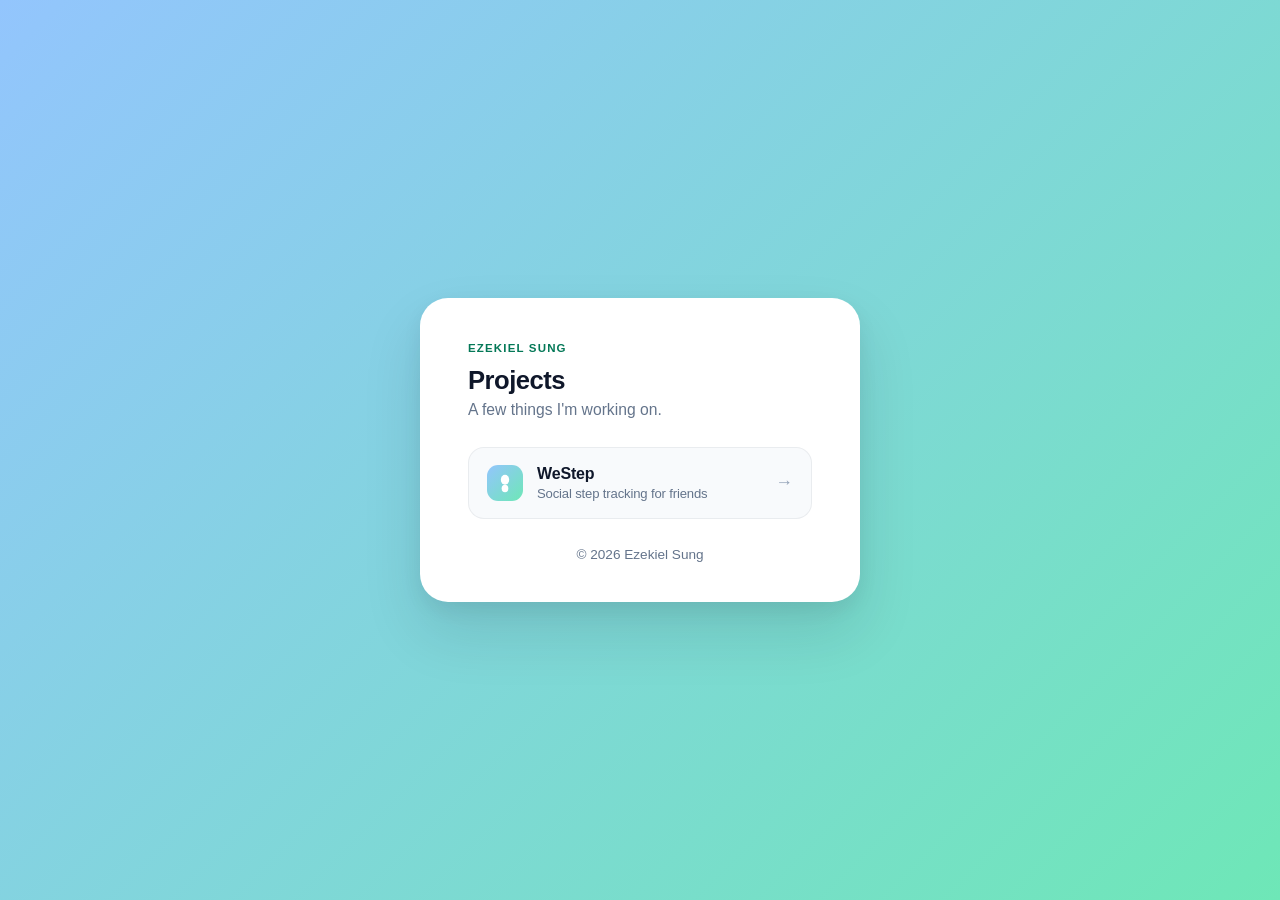
<file: index.html>
<!DOCTYPE html>
<html lang="en">
<head>
  <meta charset="UTF-8" />
  <meta name="viewport" content="width=device-width, initial-scale=1" />
  <title>Ezekiel Sung</title>
  <meta name="description" content="Apps and projects by Ezekiel Sung." />
  <meta name="theme-color" content="#93C5FD" />
  <style>
    * { box-sizing: border-box; }
    html, body { margin: 0; padding: 0; min-height: 100%; }
    body {
      font-family: -apple-system, BlinkMacSystemFont, "SF Pro Text", "Segoe UI", Roboto, "Helvetica Neue", Arial, sans-serif;
      color: #0F172A;
      background: linear-gradient(135deg, #93C5FD 0%, #6EE7B7 100%);
      background-attachment: fixed;
      min-height: 100vh;
      display: flex;
      align-items: center;
      justify-content: center;
      padding: 32px 20px;
      -webkit-font-smoothing: antialiased;
      -moz-osx-font-smoothing: grayscale;
    }
    .card {
      background: #fff;
      border-radius: 28px;
      padding: 40px clamp(24px, 4vw, 48px);
      box-shadow: 0 30px 60px rgba(15, 23, 42, 0.12), 0 8px 20px rgba(15, 23, 42, 0.06);
      max-width: 440px;
      width: 100%;
    }
    h1 {
      margin: 0 0 6px;
      font-size: 1.6rem;
      letter-spacing: -0.02em;
      font-weight: 700;
    }
    .subtitle {
      margin: 0 0 28px;
      color: #64748B;
      font-size: 0.98rem;
    }
    .eyebrow {
      display: inline-block;
      font-size: 0.72rem;
      font-weight: 600;
      letter-spacing: 0.1em;
      text-transform: uppercase;
      color: #047857;
      margin-bottom: 12px;
    }
    ul.projects {
      list-style: none;
      margin: 0;
      padding: 0;
      display: grid;
      gap: 10px;
    }
    ul.projects a {
      display: flex;
      align-items: center;
      gap: 14px;
      padding: 16px 18px;
      border-radius: 16px;
      background: #F8FAFC;
      border: 1px solid rgba(15, 23, 42, 0.06);
      color: #0F172A;
      text-decoration: none;
      font-weight: 600;
      letter-spacing: -0.01em;
      transition: transform 0.15s ease, box-shadow 0.15s ease, background 0.15s ease;
    }
    ul.projects a:hover, ul.projects a:focus {
      background: #fff;
      transform: translateY(-1px);
      box-shadow: 0 10px 30px rgba(15, 23, 42, 0.08), 0 2px 6px rgba(15, 23, 42, 0.04);
    }
    .mark {
      width: 36px;
      height: 36px;
      border-radius: 11px;
      background: linear-gradient(135deg, #93C5FD, #6EE7B7);
      display: inline-flex;
      align-items: center;
      justify-content: center;
      flex-shrink: 0;
    }
    .mark svg { display: block; }
    .arrow {
      margin-left: auto;
      color: #94A3B8;
      font-size: 1.1rem;
      line-height: 1;
    }
    .project-meta {
      display: flex;
      flex-direction: column;
      line-height: 1.25;
    }
    .project-meta small {
      font-weight: 500;
      color: #64748B;
      font-size: 0.82rem;
      margin-top: 2px;
    }
    footer {
      margin-top: 28px;
      text-align: center;
      color: #64748B;
      font-size: 0.85rem;
    }
    footer a { color: #64748B; text-decoration: none; }
    footer a:hover { color: #0F172A; }
  </style>
</head>
<body>
  <div class="card">
    <span class="eyebrow">Ezekiel Sung</span>
    <h1>Projects</h1>
    <p class="subtitle">A few things I'm working on.</p>
    <ul class="projects">
      <li>
        <a href="/westep/">
          <span class="mark" aria-hidden="true">
            <svg width="20" height="20" viewBox="0 0 24 24" fill="none" xmlns="http://www.w3.org/2000/svg">
              <ellipse cx="12" cy="8" rx="5" ry="6" fill="#fff"/>
              <ellipse cx="12" cy="18.5" rx="4" ry="4.5" fill="#fff"/>
            </svg>
          </span>
          <span class="project-meta">
            WeStep
            <small>Social step tracking for friends</small>
          </span>
          <span class="arrow" aria-hidden="true">→</span>
        </a>
      </li>
    </ul>
    <footer>&copy; 2026 Ezekiel Sung</footer>
  </div>
</body>
</html>
</file>
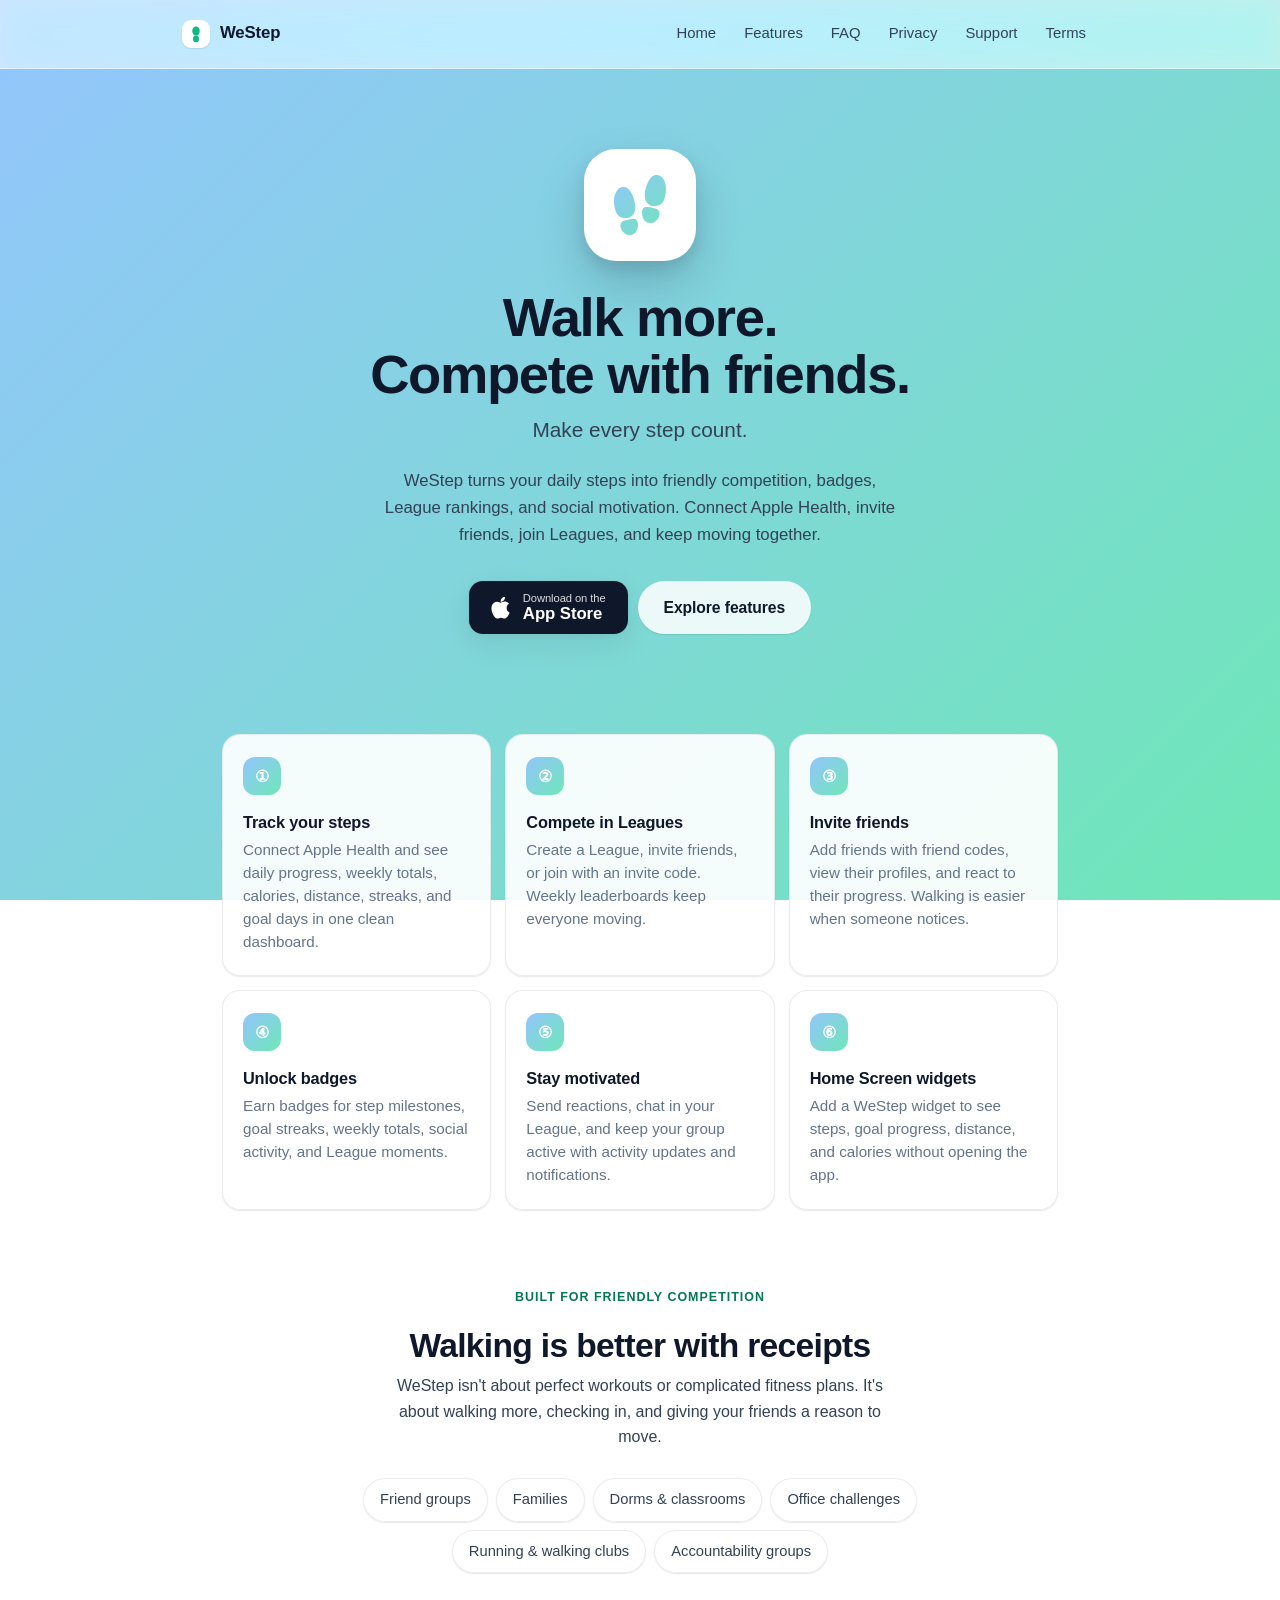
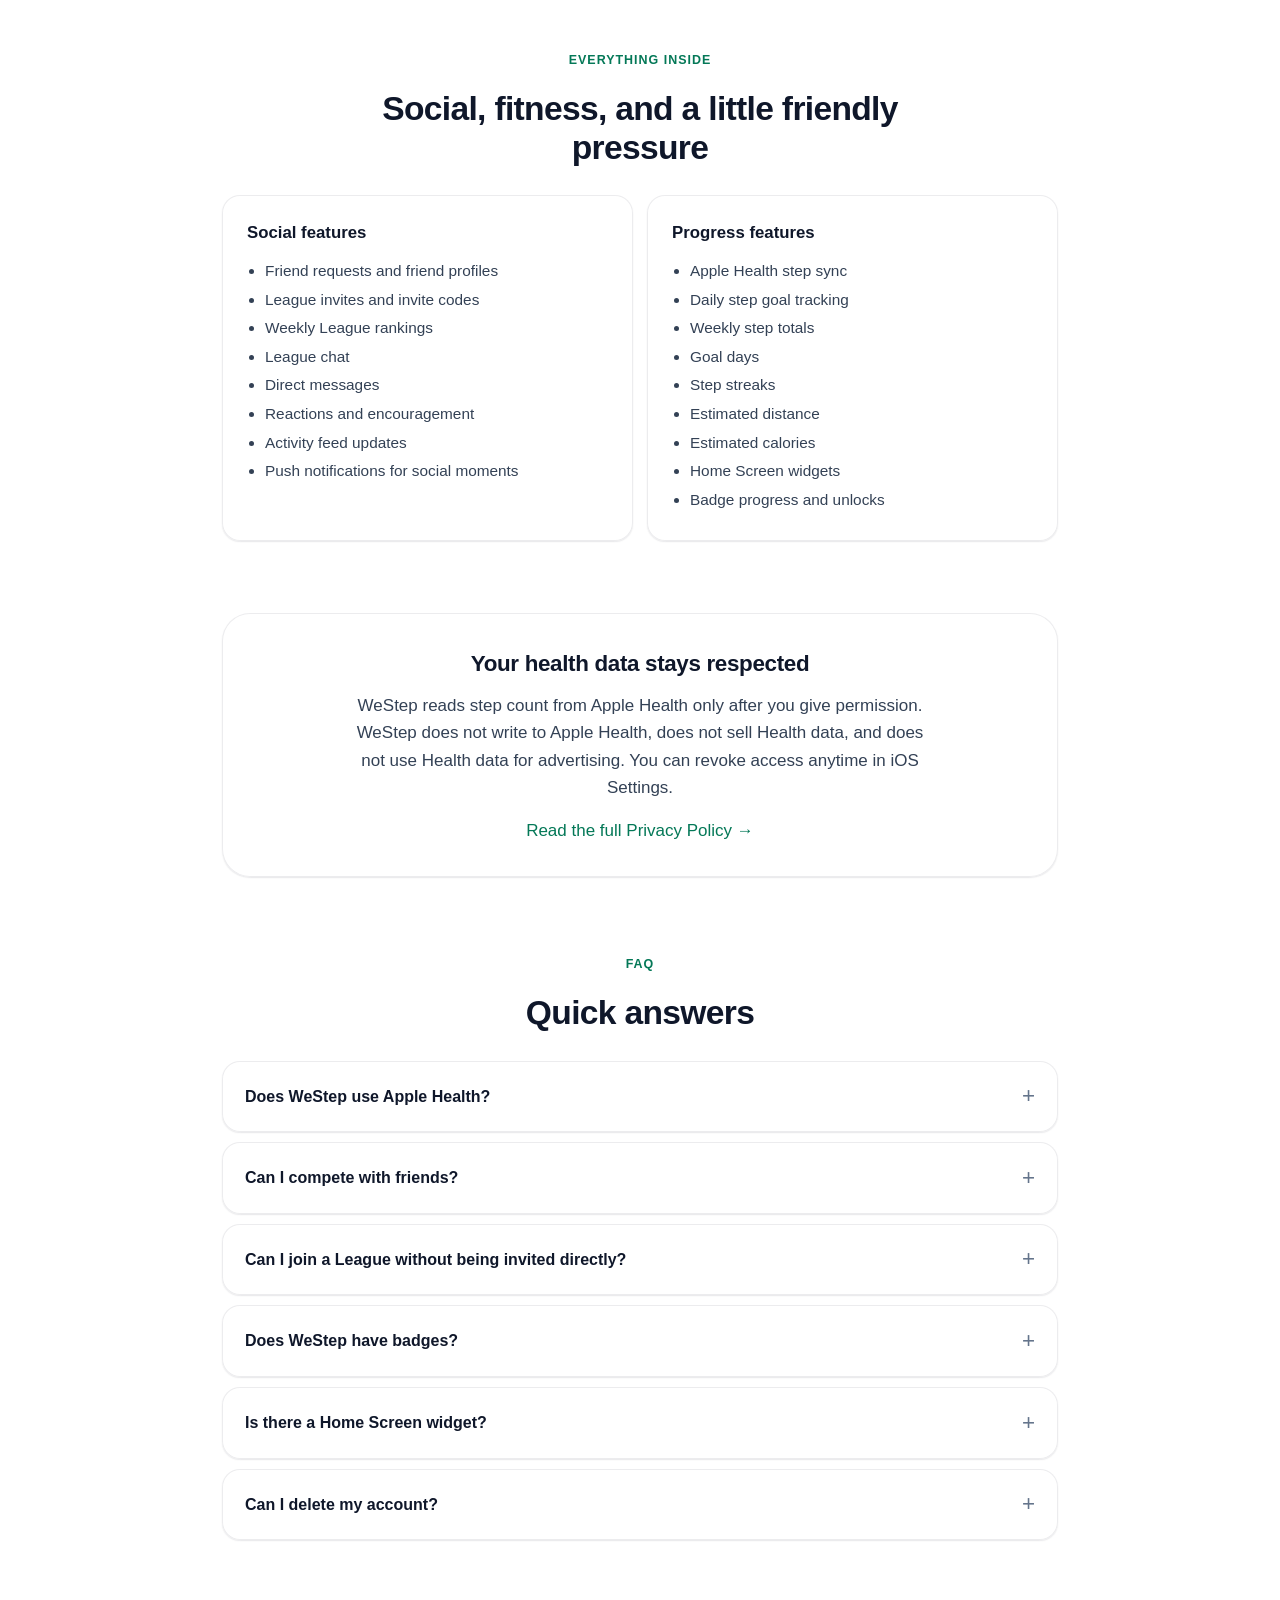
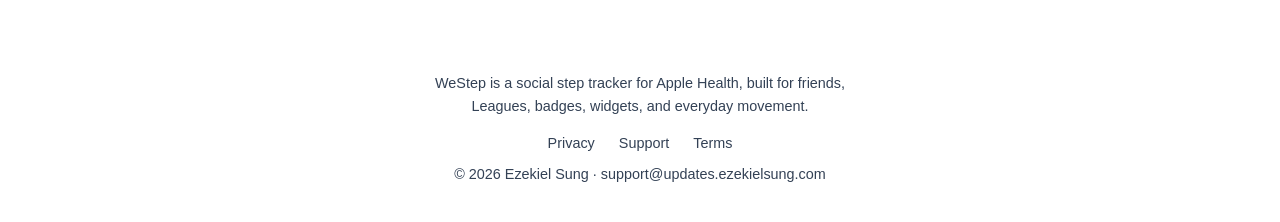
<file: westep/index.html>
<!DOCTYPE html>
<html lang="en">
<head>
  <meta charset="UTF-8" />
  <meta name="viewport" content="width=device-width, initial-scale=1" />
  <title>WeStep — Walk more. Compete with friends.</title>
  <meta name="description" content="WeStep turns your daily steps into friendly competition, badges, League rankings, and social motivation. Connect Apple Health, invite friends, and keep moving together." />
  <meta name="theme-color" content="#93C5FD" />
  <meta property="og:title" content="WeStep — Walk more. Compete with friends." />
  <meta property="og:description" content="Track steps from Apple Health, hit daily goals, unlock badges, and compete in weekly Leagues with friends." />
  <meta property="og:type" content="website" />
  <meta property="og:url" content="https://ezekielsung.com/westep/" />
  <link rel="stylesheet" href="styles.css" />
</head>
<body>
  <header class="site-header">
    <div class="wrap">
      <a class="brand" href="./" aria-label="WeStep home">
        <span class="brand-mark" aria-hidden="true">
          <svg width="18" height="18" viewBox="0 0 24 24" fill="none" xmlns="http://www.w3.org/2000/svg">
            <ellipse cx="12" cy="8" rx="5" ry="6" fill="#10B981"/>
            <ellipse cx="12" cy="18.5" rx="4" ry="4.5" fill="#10B981"/>
          </svg>
        </span>
        WeStep
      </a>
      <nav class="nav" aria-label="Primary">
        <a href="./">Home</a>
        <a href="#features">Features</a>
        <a href="#faq">FAQ</a>
        <a href="privacy/">Privacy</a>
        <a href="support/">Support</a>
        <a href="terms/">Terms</a>
      </nav>
    </div>
  </header>

  <main>
    <section class="hero">
      <div class="hero-logo" aria-hidden="true">
        <!-- Footsteps icon by Ionicons (MIT) — https://github.com/ionic-team/ionicons -->
        <svg width="64" height="64" viewBox="0 0 512 512" fill="none" xmlns="http://www.w3.org/2000/svg">
          <defs>
            <linearGradient id="hg" x1="0" y1="0" x2="512" y2="512" gradientUnits="userSpaceOnUse">
              <stop stop-color="#93C5FD"/>
              <stop offset="1" stop-color="#6EE7B7"/>
            </linearGradient>
          </defs>
          <g fill="url(#hg)">
            <path d="M133.83,361.27c-22.61,0-41-8.17-54.79-24.39S56.2,296.59,50.93,261.57c-7.76-51.61-.06-95.11,21.68-122.48,12.8-16.12,29.6-25.44,48.58-26.94,16.25-1.3,40.54,5.29,64,44,14.69,24.24,25.86,56.44,30.65,88.34h0c5.79,38.51,1.48,66.86-13.18,86.65-11.64,15.72-29.54,25.46-53.21,29A106.46,106.46,0,0,1,133.83,361.27Z"/>
            <path d="M173,496c-13.21,0-26.6-4.23-38.66-12.36a79.79,79.79,0,0,1-33.52-50.6c-2.85-14.66-1.14-26.31,5.22-35.64,10.33-15.15,28.87-18.56,48.49-22.18,2.07-.38,4.17-.76,6.3-1.17,4.52-.86,9.14-2,13.62-3.11,16.78-4.14,34.14-8.43,48.47,1.75,9.59,6.8,15,18.36,16.62,35.32h0c1.84,19.57-2.36,39.1-11.83,55-10.19,17.11-25.47,28.42-43,31.86A61,61,0,0,1,173,496Z"/>
            <path d="M378.17,265.27a106.69,106.69,0,0,1-15.6-1.2c-23.66-3.5-41.56-13.25-53.2-29-14.66-19.79-19-48.13-13.18-86.65,4.79-31.93,15.93-64.1,30.55-88.25,23.34-38.57,47.66-45.26,64-44.08,18.92,1.38,35.69,10.57,48.51,26.6,21.89,27.37,29.65,71,21.86,122.84-5.27,35-14.2,58.95-28.11,75.31S400.78,265.27,378.17,265.27Z"/>
            <path d="M339,400a61,61,0,0,1-11.68-1.13c-17.56-3.44-32.84-14.75-43-31.86-9.47-15.9-13.67-35.43-11.83-55h0c1.6-17,7-28.52,16.62-35.33,14.33-10.17,31.69-5.89,48.47-1.74,4.48,1.1,9.1,2.24,13.62,3.11l6.29,1.17c19.63,3.61,38.17,7,48.5,22.17,6.36,9.33,8.07,21,5.22,35.64a79.78,79.78,0,0,1-33.52,50.61C365.56,395.78,352.17,400,339,400Z"/>
          </g>
        </svg>
      </div>
      <h1>Walk more.<br/>Compete with friends.</h1>
      <p class="tagline">Make every step count.</p>
      <p class="lede">WeStep turns your daily steps into friendly competition, badges, League rankings, and social motivation. Connect Apple Health, invite friends, join Leagues, and keep moving together.</p>
      <div class="btn-row">
        <!-- TODO: replace href="#" with App Store URL once live -->
        <a class="btn-appstore" href="#" aria-label="Download WeStep on the App Store">
          <svg class="ap-logo" width="22" height="22" viewBox="0 0 24 24" fill="currentColor" xmlns="http://www.w3.org/2000/svg" aria-hidden="true">
            <path d="M17.05 12.04c-.03-3.06 2.5-4.53 2.61-4.6-1.42-2.08-3.64-2.36-4.43-2.4-1.89-.19-3.69 1.11-4.65 1.11-.97 0-2.45-1.08-4.03-1.05-2.07.03-3.98 1.2-5.05 3.05-2.15 3.73-.55 9.25 1.55 12.28 1.03 1.48 2.25 3.14 3.85 3.08 1.55-.06 2.13-1 4-1 1.86 0 2.4 1 4.04.97 1.67-.03 2.72-1.5 3.73-2.99 1.18-1.71 1.66-3.37 1.69-3.46-.04-.02-3.24-1.24-3.27-4.94zM14.13 3.5c.85-1.03 1.42-2.46 1.27-3.88-1.22.05-2.71.81-3.59 1.83-.78.9-1.47 2.36-1.28 3.75 1.36.1 2.74-.69 3.6-1.7z"/>
          </svg>
          <span class="ap-text">
            <small>Download on the</small>
            <strong>App Store</strong>
          </span>
        </a>
        <a class="btn btn-secondary" href="#features">Explore features</a>
      </div>
    </section>

    <section class="feature-grid" id="features" aria-label="Features">
      <div class="feature">
        <div class="feature-icon" aria-hidden="true">①</div>
        <h3>Track your steps</h3>
        <p>Connect Apple Health and see daily progress, weekly totals, calories, distance, streaks, and goal days in one clean dashboard.</p>
      </div>
      <div class="feature">
        <div class="feature-icon" aria-hidden="true">②</div>
        <h3>Compete in Leagues</h3>
        <p>Create a League, invite friends, or join with an invite code. Weekly leaderboards keep everyone moving.</p>
      </div>
      <div class="feature">
        <div class="feature-icon" aria-hidden="true">③</div>
        <h3>Invite friends</h3>
        <p>Add friends with friend codes, view their profiles, and react to their progress. Walking is easier when someone notices.</p>
      </div>
      <div class="feature">
        <div class="feature-icon" aria-hidden="true">④</div>
        <h3>Unlock badges</h3>
        <p>Earn badges for step milestones, goal streaks, weekly totals, social activity, and League moments.</p>
      </div>
      <div class="feature">
        <div class="feature-icon" aria-hidden="true">⑤</div>
        <h3>Stay motivated</h3>
        <p>Send reactions, chat in your League, and keep your group active with activity updates and notifications.</p>
      </div>
      <div class="feature">
        <div class="feature-icon" aria-hidden="true">⑥</div>
        <h3>Home Screen widgets</h3>
        <p>Add a WeStep widget to see steps, goal progress, distance, and calories without opening the app.</p>
      </div>
    </section>

    <section class="section">
      <div class="section-head">
        <span class="eyebrow">Built for friendly competition</span>
        <h2>Walking is better with receipts</h2>
        <p>WeStep isn't about perfect workouts or complicated fitness plans. It's about walking more, checking in, and giving your friends a reason to move.</p>
      </div>
      <div class="chips" aria-label="Use cases">
        <span class="chip">Friend groups</span>
        <span class="chip">Families</span>
        <span class="chip">Dorms &amp; classrooms</span>
        <span class="chip">Office challenges</span>
        <span class="chip">Running &amp; walking clubs</span>
        <span class="chip">Accountability groups</span>
      </div>
    </section>

    <section class="section">
      <div class="section-head">
        <span class="eyebrow">Everything inside</span>
        <h2>Social, fitness, and a little friendly pressure</h2>
      </div>
      <div class="two-col">
        <div class="col">
          <h3>Social features</h3>
          <ul>
            <li>Friend requests and friend profiles</li>
            <li>League invites and invite codes</li>
            <li>Weekly League rankings</li>
            <li>League chat</li>
            <li>Direct messages</li>
            <li>Reactions and encouragement</li>
            <li>Activity feed updates</li>
            <li>Push notifications for social moments</li>
          </ul>
        </div>
        <div class="col">
          <h3>Progress features</h3>
          <ul>
            <li>Apple Health step sync</li>
            <li>Daily step goal tracking</li>
            <li>Weekly step totals</li>
            <li>Goal days</li>
            <li>Step streaks</li>
            <li>Estimated distance</li>
            <li>Estimated calories</li>
            <li>Home Screen widgets</li>
            <li>Badge progress and unlocks</li>
          </ul>
        </div>
      </div>
    </section>

    <section class="section">
      <div class="privacy-callout">
        <h2>Your health data stays respected</h2>
        <p>WeStep reads step count from Apple Health only after you give permission. WeStep does not write to Apple Health, does not sell Health data, and does not use Health data for advertising. You can revoke access anytime in iOS Settings.</p>
        <p><a href="privacy/">Read the full Privacy Policy →</a></p>
      </div>
    </section>

    <section class="section" id="faq">
      <div class="section-head">
        <span class="eyebrow">FAQ</span>
        <h2>Quick answers</h2>
      </div>
      <div class="faq">
        <details>
          <summary>Does WeStep use Apple Health?</summary>
          <p>Yes. WeStep reads your step count from Apple Health after you give permission. It doesn't write to Health and doesn't sell Health data.</p>
        </details>
        <details>
          <summary>Can I compete with friends?</summary>
          <p>Yes. Add friends, create Leagues, invite people, and compete on weekly step leaderboards.</p>
        </details>
        <details>
          <summary>Can I join a League without being invited directly?</summary>
          <p>Yes. You can join with a League invite code shared by a friend or organizer.</p>
        </details>
        <details>
          <summary>Does WeStep have badges?</summary>
          <p>Yes. Unlock badges for steps, streaks, weekly totals, social activity, and League progress.</p>
        </details>
        <details>
          <summary>Is there a Home Screen widget?</summary>
          <p>Yes. Add the WeStep widget to keep steps, goal progress, distance, and calories visible throughout the day.</p>
        </details>
        <details>
          <summary>Can I delete my account?</summary>
          <p>Yes. Open WeStep → Profile → Settings → Delete Account. If you can't access the app, email <a href="mailto:support@updates.ezekielsung.com">support@updates.ezekielsung.com</a>.</p>
        </details>
      </div>
    </section>
  </main>

  <footer class="site-footer">
    <p style="max-width: 56ch; margin: 0 auto 14px;">WeStep is a social step tracker for Apple Health, built for friends, Leagues, badges, widgets, and everyday movement.</p>
    <div class="footer-links">
      <a href="privacy/">Privacy</a>
      <a href="support/">Support</a>
      <a href="terms/">Terms</a>
    </div>
    <div>&copy; 2026 Ezekiel Sung &middot; <a href="mailto:support@updates.ezekielsung.com">support@updates.ezekielsung.com</a></div>
  </footer>
</body>
</html>
</file>
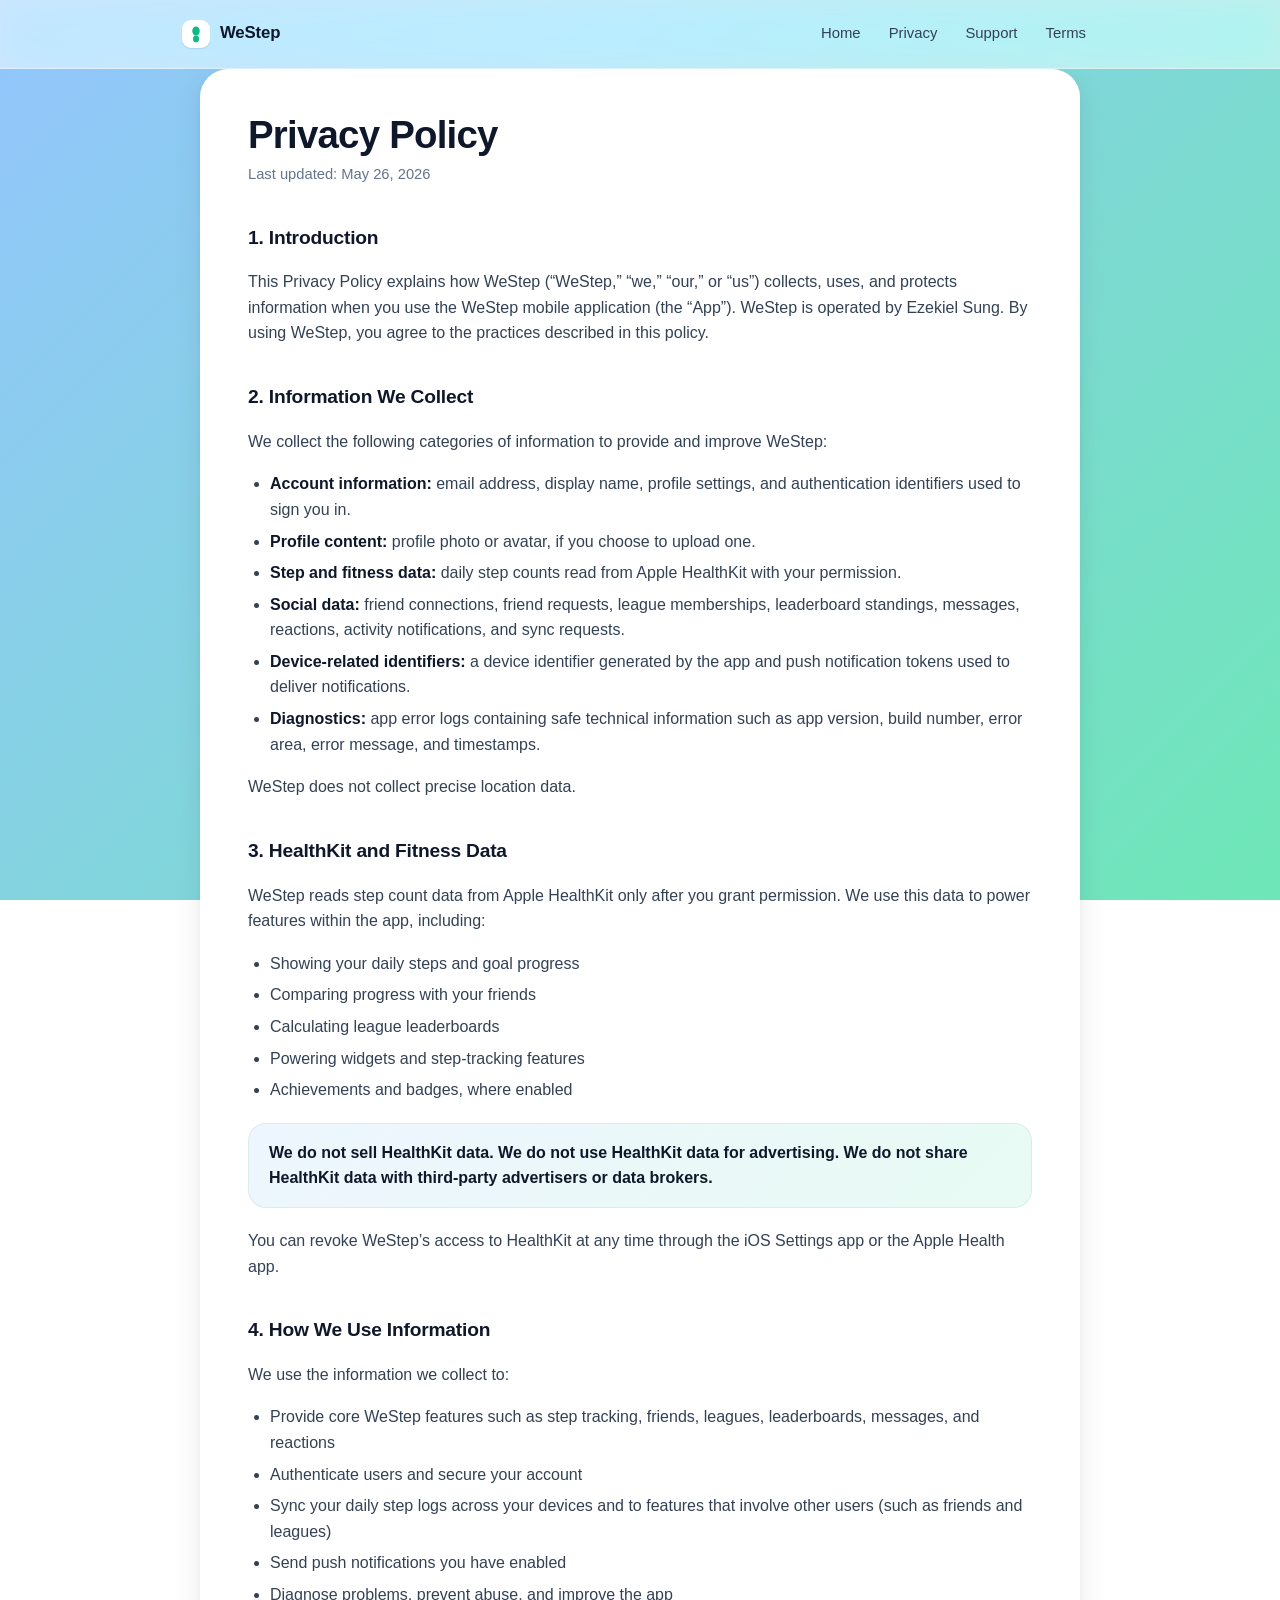
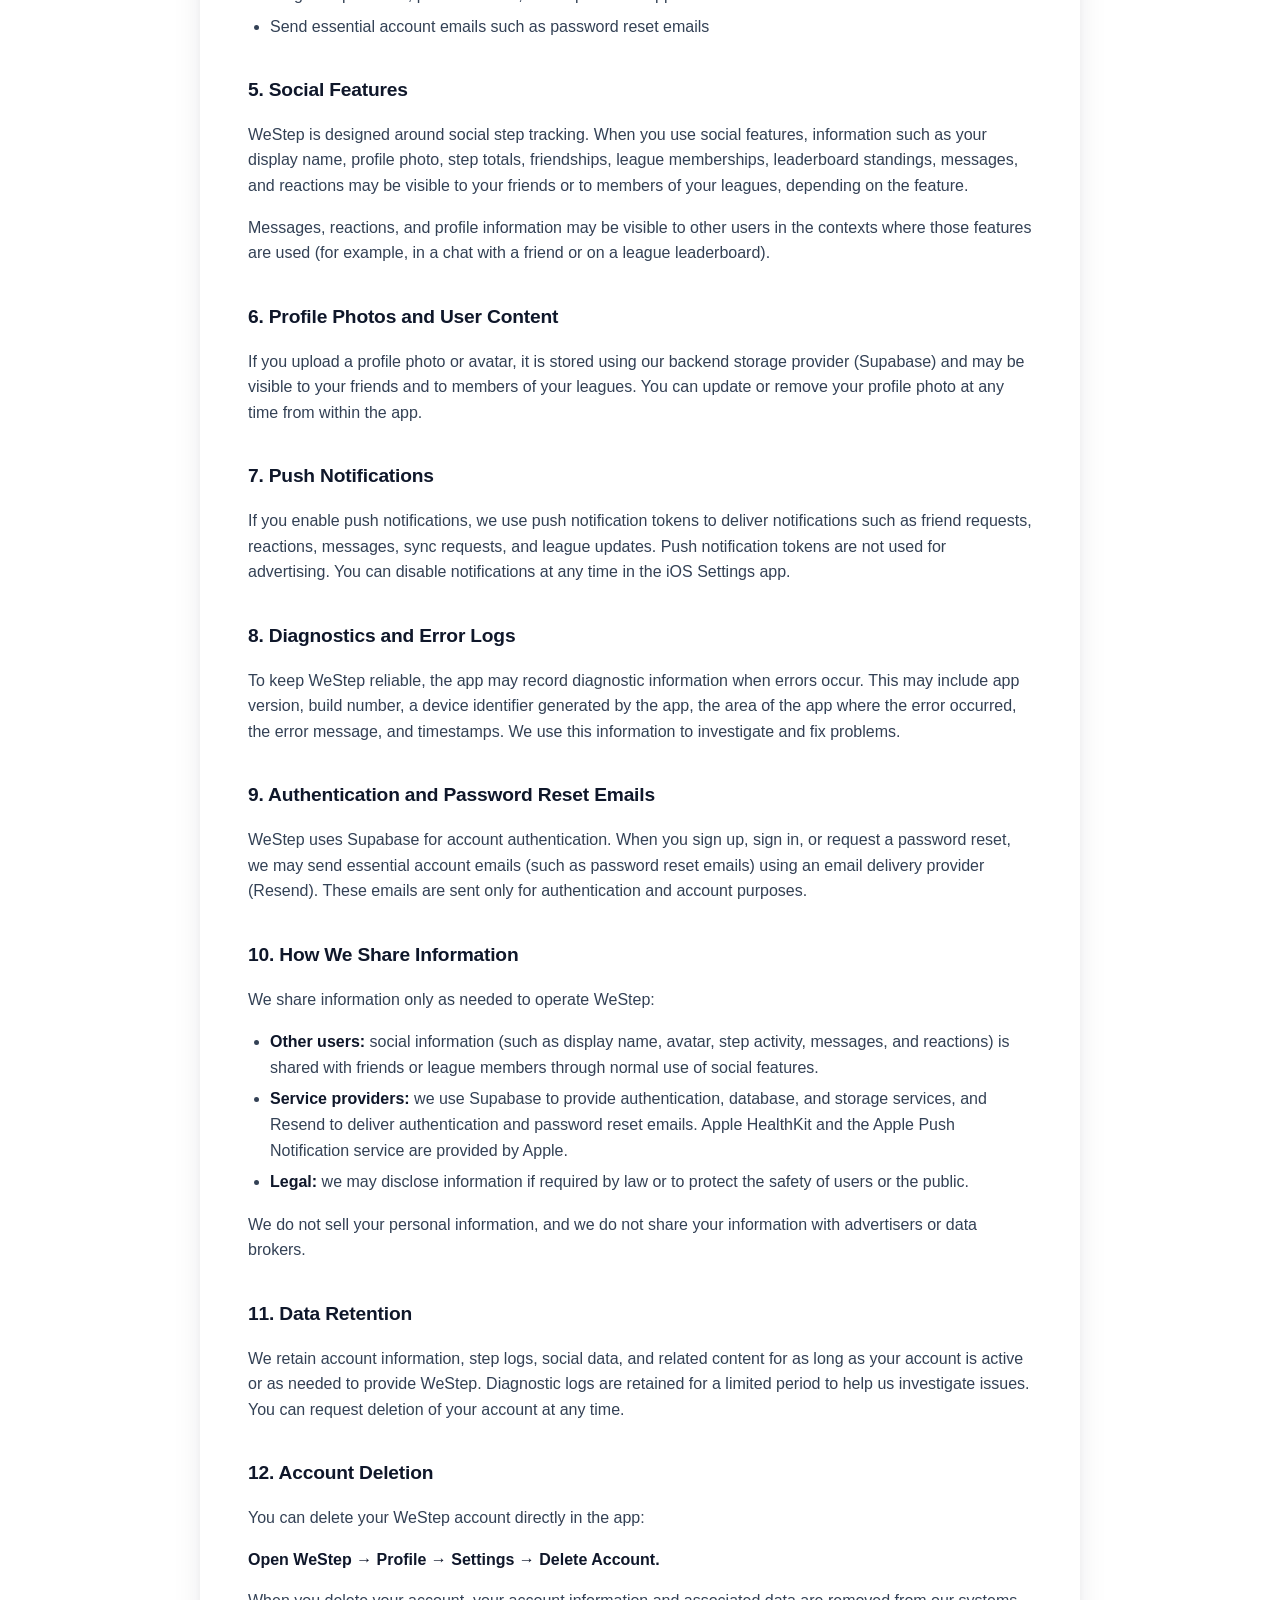
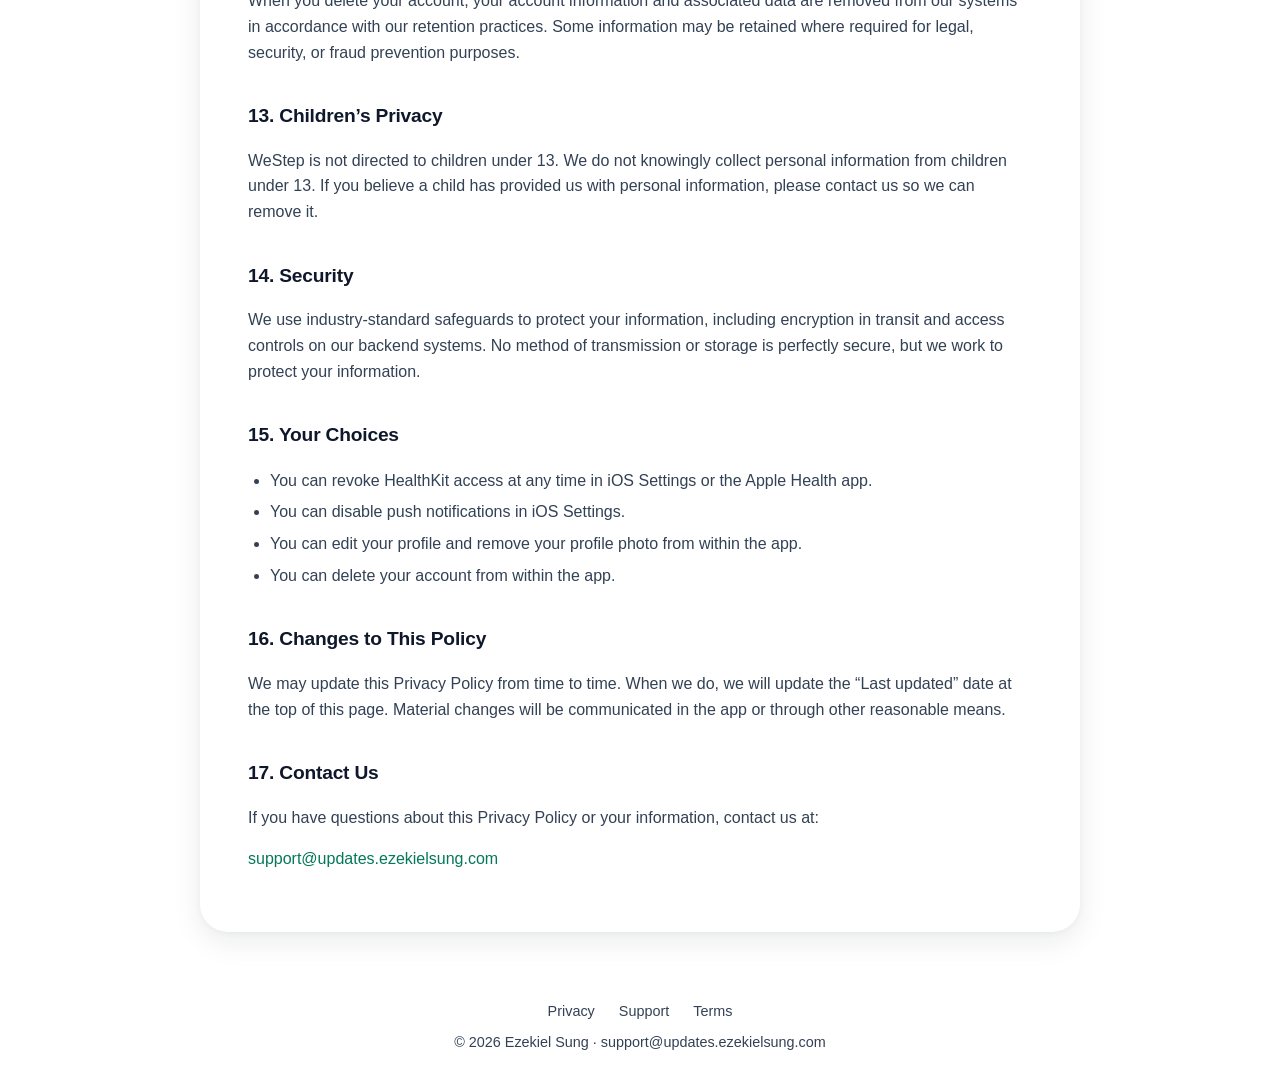
<file: westep/privacy/index.html>
<!DOCTYPE html>
<html lang="en">
<head>
  <meta charset="UTF-8" />
  <meta name="viewport" content="width=device-width, initial-scale=1" />
  <title>Privacy Policy — WeStep</title>
  <meta name="description" content="Privacy Policy for WeStep, a social step-tracking iOS app." />
  <meta name="theme-color" content="#93C5FD" />
  <link rel="stylesheet" href="../styles.css" />
</head>
<body>
  <header class="site-header">
    <div class="wrap">
      <a class="brand" href="../" aria-label="WeStep home">
        <span class="brand-mark" aria-hidden="true">
          <svg width="18" height="18" viewBox="0 0 24 24" fill="none" xmlns="http://www.w3.org/2000/svg">
            <ellipse cx="12" cy="8" rx="5" ry="6" fill="#10B981"/>
            <ellipse cx="12" cy="18.5" rx="4" ry="4.5" fill="#10B981"/>
          </svg>
        </span>
        WeStep
      </a>
      <nav class="nav" aria-label="Primary">
        <a href="../">Home</a>
        <a href="../privacy/">Privacy</a>
        <a href="../support/">Support</a>
        <a href="../terms/">Terms</a>
      </nav>
    </div>
  </header>

  <main class="page">
    <h1>Privacy Policy</h1>
    <p class="meta">Last updated: May 26, 2026</p>

    <h2>1. Introduction</h2>
    <p>This Privacy Policy explains how WeStep (“WeStep,” “we,” “our,” or “us”) collects, uses, and protects information when you use the WeStep mobile application (the “App”). WeStep is operated by Ezekiel Sung. By using WeStep, you agree to the practices described in this policy.</p>

    <h2>2. Information We Collect</h2>
    <p>We collect the following categories of information to provide and improve WeStep:</p>
    <ul>
      <li><strong>Account information:</strong> email address, display name, profile settings, and authentication identifiers used to sign you in.</li>
      <li><strong>Profile content:</strong> profile photo or avatar, if you choose to upload one.</li>
      <li><strong>Step and fitness data:</strong> daily step counts read from Apple HealthKit with your permission.</li>
      <li><strong>Social data:</strong> friend connections, friend requests, league memberships, leaderboard standings, messages, reactions, activity notifications, and sync requests.</li>
      <li><strong>Device-related identifiers:</strong> a device identifier generated by the app and push notification tokens used to deliver notifications.</li>
      <li><strong>Diagnostics:</strong> app error logs containing safe technical information such as app version, build number, error area, error message, and timestamps.</li>
    </ul>
    <p>WeStep does not collect precise location data.</p>

    <h2>3. HealthKit and Fitness Data</h2>
    <p>WeStep reads step count data from Apple HealthKit only after you grant permission. We use this data to power features within the app, including:</p>
    <ul>
      <li>Showing your daily steps and goal progress</li>
      <li>Comparing progress with your friends</li>
      <li>Calculating league leaderboards</li>
      <li>Powering widgets and step-tracking features</li>
      <li>Achievements and badges, where enabled</li>
    </ul>
    <div class="callout">
      <p><strong>We do not sell HealthKit data. We do not use HealthKit data for advertising. We do not share HealthKit data with third-party advertisers or data brokers.</strong></p>
    </div>
    <p>You can revoke WeStep’s access to HealthKit at any time through the iOS Settings app or the Apple Health app.</p>

    <h2>4. How We Use Information</h2>
    <p>We use the information we collect to:</p>
    <ul>
      <li>Provide core WeStep features such as step tracking, friends, leagues, leaderboards, messages, and reactions</li>
      <li>Authenticate users and secure your account</li>
      <li>Sync your daily step logs across your devices and to features that involve other users (such as friends and leagues)</li>
      <li>Send push notifications you have enabled</li>
      <li>Diagnose problems, prevent abuse, and improve the app</li>
      <li>Send essential account emails such as password reset emails</li>
    </ul>

    <h2>5. Social Features</h2>
    <p>WeStep is designed around social step tracking. When you use social features, information such as your display name, profile photo, step totals, friendships, league memberships, leaderboard standings, messages, and reactions may be visible to your friends or to members of your leagues, depending on the feature.</p>
    <p>Messages, reactions, and profile information may be visible to other users in the contexts where those features are used (for example, in a chat with a friend or on a league leaderboard).</p>

    <h2>6. Profile Photos and User Content</h2>
    <p>If you upload a profile photo or avatar, it is stored using our backend storage provider (Supabase) and may be visible to your friends and to members of your leagues. You can update or remove your profile photo at any time from within the app.</p>

    <h2>7. Push Notifications</h2>
    <p>If you enable push notifications, we use push notification tokens to deliver notifications such as friend requests, reactions, messages, sync requests, and league updates. Push notification tokens are not used for advertising. You can disable notifications at any time in the iOS Settings app.</p>

    <h2>8. Diagnostics and Error Logs</h2>
    <p>To keep WeStep reliable, the app may record diagnostic information when errors occur. This may include app version, build number, a device identifier generated by the app, the area of the app where the error occurred, the error message, and timestamps. We use this information to investigate and fix problems.</p>

    <h2>9. Authentication and Password Reset Emails</h2>
    <p>WeStep uses Supabase for account authentication. When you sign up, sign in, or request a password reset, we may send essential account emails (such as password reset emails) using an email delivery provider (Resend). These emails are sent only for authentication and account purposes.</p>

    <h2>10. How We Share Information</h2>
    <p>We share information only as needed to operate WeStep:</p>
    <ul>
      <li><strong>Other users:</strong> social information (such as display name, avatar, step activity, messages, and reactions) is shared with friends or league members through normal use of social features.</li>
      <li><strong>Service providers:</strong> we use Supabase to provide authentication, database, and storage services, and Resend to deliver authentication and password reset emails. Apple HealthKit and the Apple Push Notification service are provided by Apple.</li>
      <li><strong>Legal:</strong> we may disclose information if required by law or to protect the safety of users or the public.</li>
    </ul>
    <p>We do not sell your personal information, and we do not share your information with advertisers or data brokers.</p>

    <h2>11. Data Retention</h2>
    <p>We retain account information, step logs, social data, and related content for as long as your account is active or as needed to provide WeStep. Diagnostic logs are retained for a limited period to help us investigate issues. You can request deletion of your account at any time.</p>

    <h2>12. Account Deletion</h2>
    <p>You can delete your WeStep account directly in the app:</p>
    <p><strong>Open WeStep → Profile → Settings → Delete Account.</strong></p>
    <p>When you delete your account, your account information and associated data are removed from our systems in accordance with our retention practices. Some information may be retained where required for legal, security, or fraud prevention purposes.</p>

    <h2>13. Children’s Privacy</h2>
    <p>WeStep is not directed to children under 13. We do not knowingly collect personal information from children under 13. If you believe a child has provided us with personal information, please contact us so we can remove it.</p>

    <h2>14. Security</h2>
    <p>We use industry-standard safeguards to protect your information, including encryption in transit and access controls on our backend systems. No method of transmission or storage is perfectly secure, but we work to protect your information.</p>

    <h2>15. Your Choices</h2>
    <ul>
      <li>You can revoke HealthKit access at any time in iOS Settings or the Apple Health app.</li>
      <li>You can disable push notifications in iOS Settings.</li>
      <li>You can edit your profile and remove your profile photo from within the app.</li>
      <li>You can delete your account from within the app.</li>
    </ul>

    <h2>16. Changes to This Policy</h2>
    <p>We may update this Privacy Policy from time to time. When we do, we will update the “Last updated” date at the top of this page. Material changes will be communicated in the app or through other reasonable means.</p>

    <h2>17. Contact Us</h2>
    <p>If you have questions about this Privacy Policy or your information, contact us at:</p>
    <p><a href="mailto:support@updates.ezekielsung.com">support@updates.ezekielsung.com</a></p>
  </main>

  <footer class="site-footer">
    <div class="footer-links">
      <a href="../privacy/">Privacy</a>
      <a href="../support/">Support</a>
      <a href="../terms/">Terms</a>
    </div>
    <div>&copy; 2026 Ezekiel Sung &middot; <a href="mailto:support@updates.ezekielsung.com">support@updates.ezekielsung.com</a></div>
  </footer>
</body>
</html>
</file>
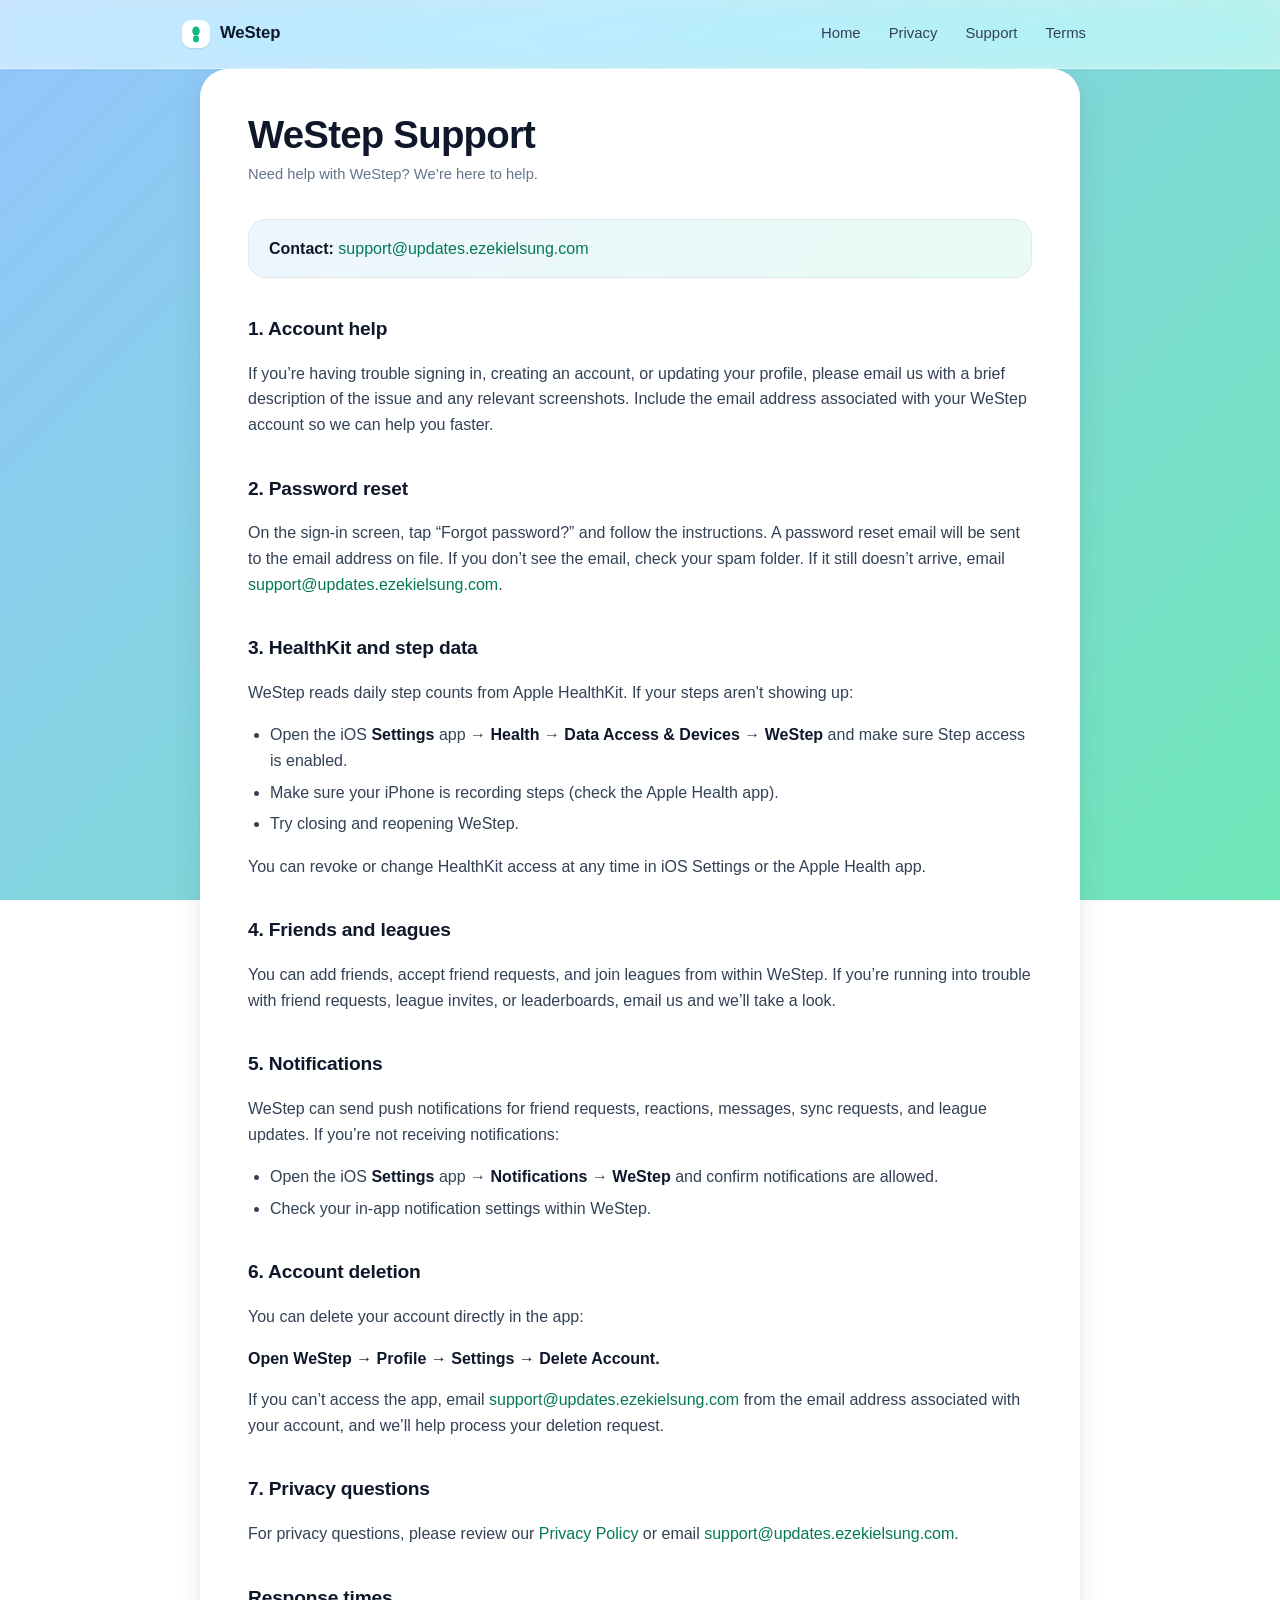
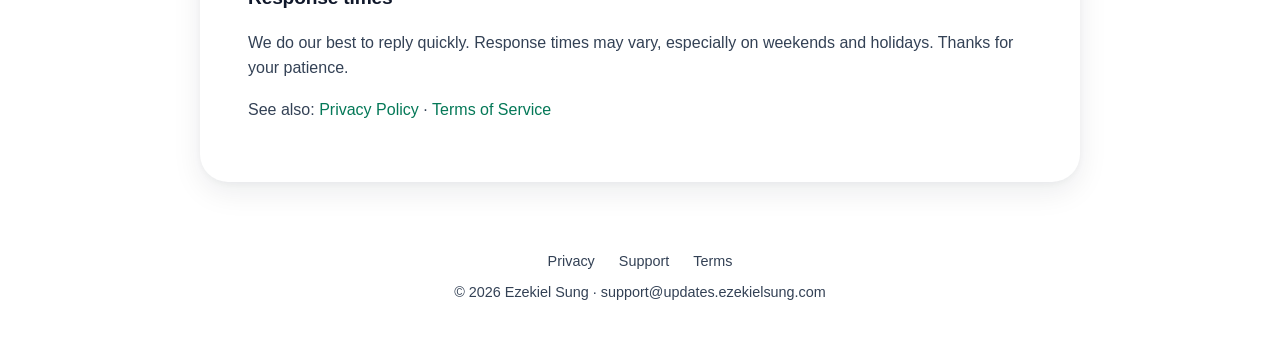
<file: westep/support/index.html>
<!DOCTYPE html>
<html lang="en">
<head>
  <meta charset="UTF-8" />
  <meta name="viewport" content="width=device-width, initial-scale=1" />
  <title>Support — WeStep</title>
  <meta name="description" content="Get help with WeStep — account, HealthKit, friends, leagues, notifications, and account deletion." />
  <meta name="theme-color" content="#93C5FD" />
  <link rel="stylesheet" href="../styles.css" />
</head>
<body>
  <header class="site-header">
    <div class="wrap">
      <a class="brand" href="../" aria-label="WeStep home">
        <span class="brand-mark" aria-hidden="true">
          <svg width="18" height="18" viewBox="0 0 24 24" fill="none" xmlns="http://www.w3.org/2000/svg">
            <ellipse cx="12" cy="8" rx="5" ry="6" fill="#10B981"/>
            <ellipse cx="12" cy="18.5" rx="4" ry="4.5" fill="#10B981"/>
          </svg>
        </span>
        WeStep
      </a>
      <nav class="nav" aria-label="Primary">
        <a href="../">Home</a>
        <a href="../privacy/">Privacy</a>
        <a href="../support/">Support</a>
        <a href="../terms/">Terms</a>
      </nav>
    </div>
  </header>

  <main class="page">
    <h1>WeStep Support</h1>
    <p class="meta">Need help with WeStep? We’re here to help.</p>

    <div class="callout">
      <p><strong>Contact:</strong> <a href="mailto:support@updates.ezekielsung.com">support@updates.ezekielsung.com</a></p>
    </div>

    <h2>1. Account help</h2>
    <p>If you’re having trouble signing in, creating an account, or updating your profile, please email us with a brief description of the issue and any relevant screenshots. Include the email address associated with your WeStep account so we can help you faster.</p>

    <h2>2. Password reset</h2>
    <p>On the sign-in screen, tap “Forgot password?” and follow the instructions. A password reset email will be sent to the email address on file. If you don’t see the email, check your spam folder. If it still doesn’t arrive, email <a href="mailto:support@updates.ezekielsung.com">support@updates.ezekielsung.com</a>.</p>

    <h2>3. HealthKit and step data</h2>
    <p>WeStep reads daily step counts from Apple HealthKit. If your steps aren’t showing up:</p>
    <ul>
      <li>Open the iOS <strong>Settings</strong> app → <strong>Health</strong> → <strong>Data Access &amp; Devices</strong> → <strong>WeStep</strong> and make sure Step access is enabled.</li>
      <li>Make sure your iPhone is recording steps (check the Apple Health app).</li>
      <li>Try closing and reopening WeStep.</li>
    </ul>
    <p>You can revoke or change HealthKit access at any time in iOS Settings or the Apple Health app.</p>

    <h2>4. Friends and leagues</h2>
    <p>You can add friends, accept friend requests, and join leagues from within WeStep. If you’re running into trouble with friend requests, league invites, or leaderboards, email us and we’ll take a look.</p>

    <h2>5. Notifications</h2>
    <p>WeStep can send push notifications for friend requests, reactions, messages, sync requests, and league updates. If you’re not receiving notifications:</p>
    <ul>
      <li>Open the iOS <strong>Settings</strong> app → <strong>Notifications</strong> → <strong>WeStep</strong> and confirm notifications are allowed.</li>
      <li>Check your in-app notification settings within WeStep.</li>
    </ul>

    <h2>6. Account deletion</h2>
    <p>You can delete your account directly in the app:</p>
    <p><strong>Open WeStep → Profile → Settings → Delete Account.</strong></p>
    <p>If you can’t access the app, email <a href="mailto:support@updates.ezekielsung.com">support@updates.ezekielsung.com</a> from the email address associated with your account, and we’ll help process your deletion request.</p>

    <h2>7. Privacy questions</h2>
    <p>For privacy questions, please review our <a href="../privacy/">Privacy Policy</a> or email <a href="mailto:support@updates.ezekielsung.com">support@updates.ezekielsung.com</a>.</p>

    <h2>Response times</h2>
    <p>We do our best to reply quickly. Response times may vary, especially on weekends and holidays. Thanks for your patience.</p>

    <p>See also: <a href="../privacy/">Privacy Policy</a> &middot; <a href="../terms/">Terms of Service</a></p>
  </main>

  <footer class="site-footer">
    <div class="footer-links">
      <a href="../privacy/">Privacy</a>
      <a href="../support/">Support</a>
      <a href="../terms/">Terms</a>
    </div>
    <div>&copy; 2026 Ezekiel Sung &middot; <a href="mailto:support@updates.ezekielsung.com">support@updates.ezekielsung.com</a></div>
  </footer>
</body>
</html>
</file>
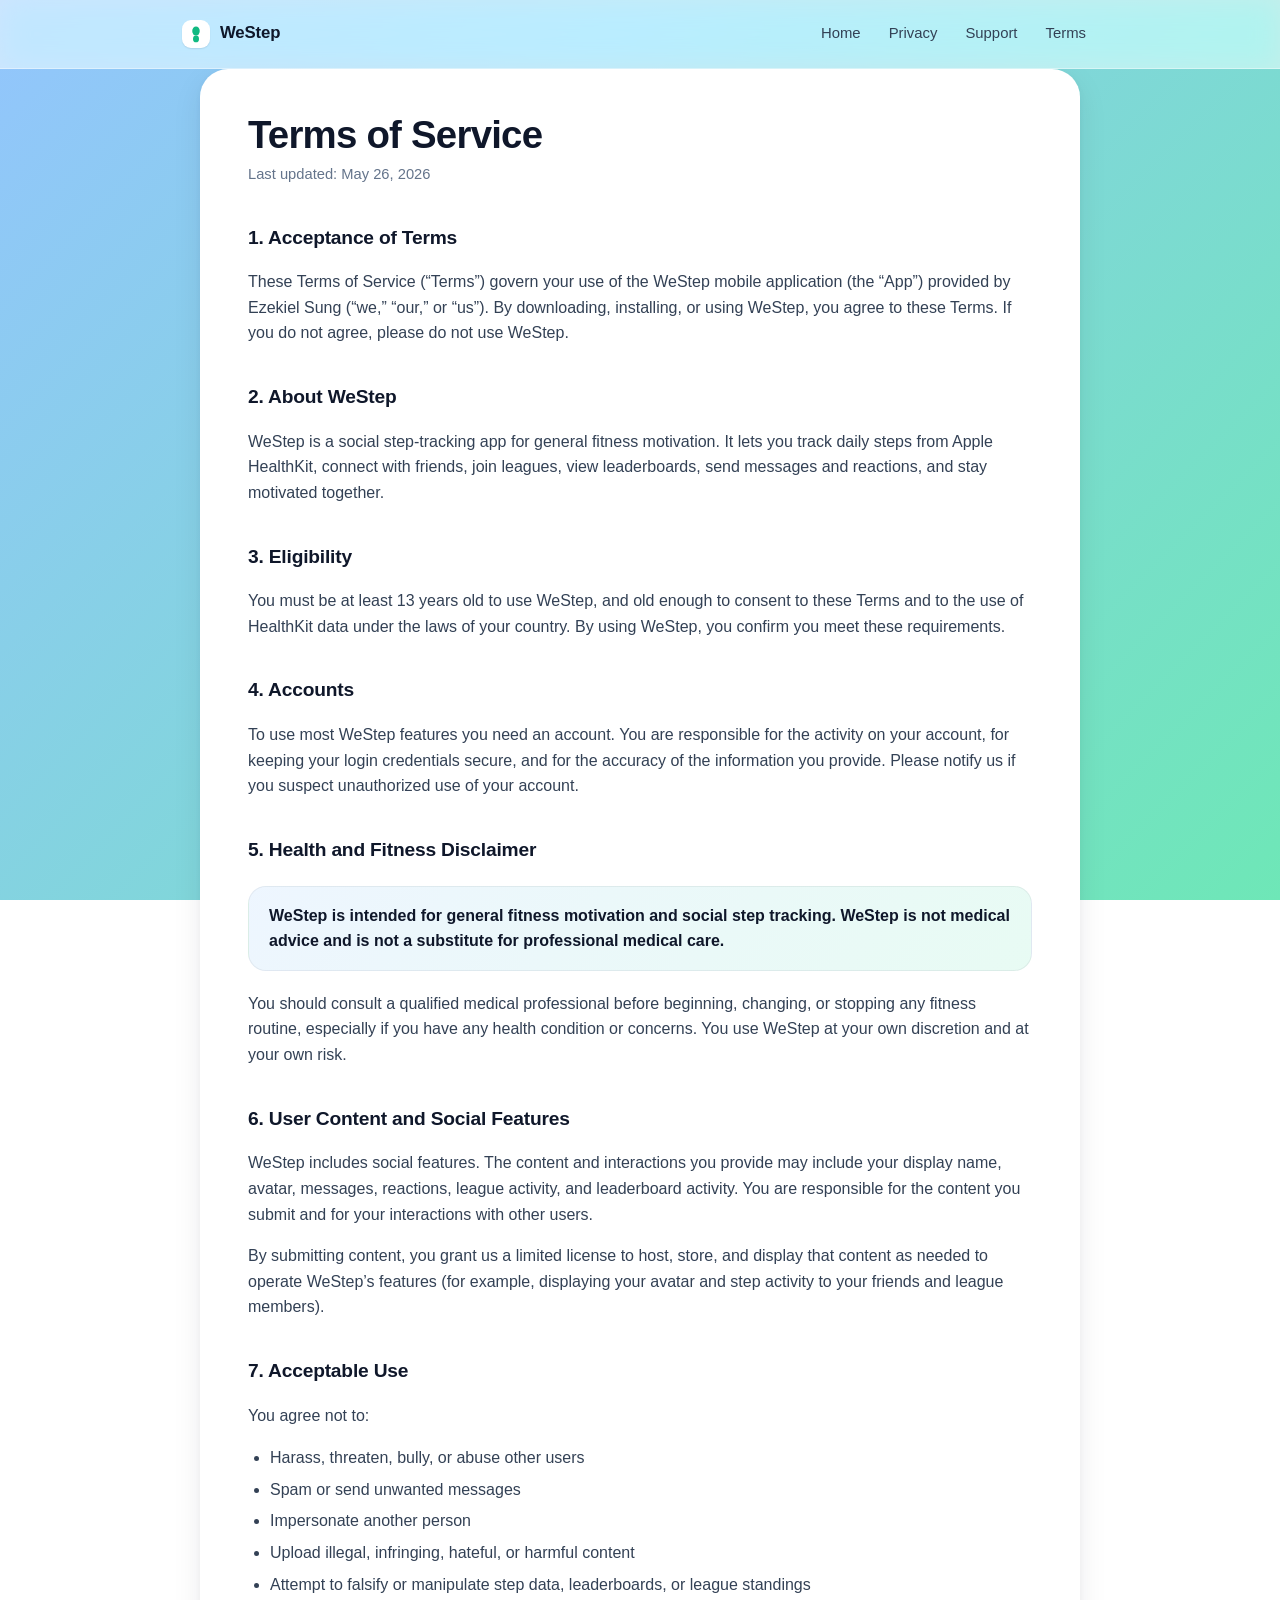
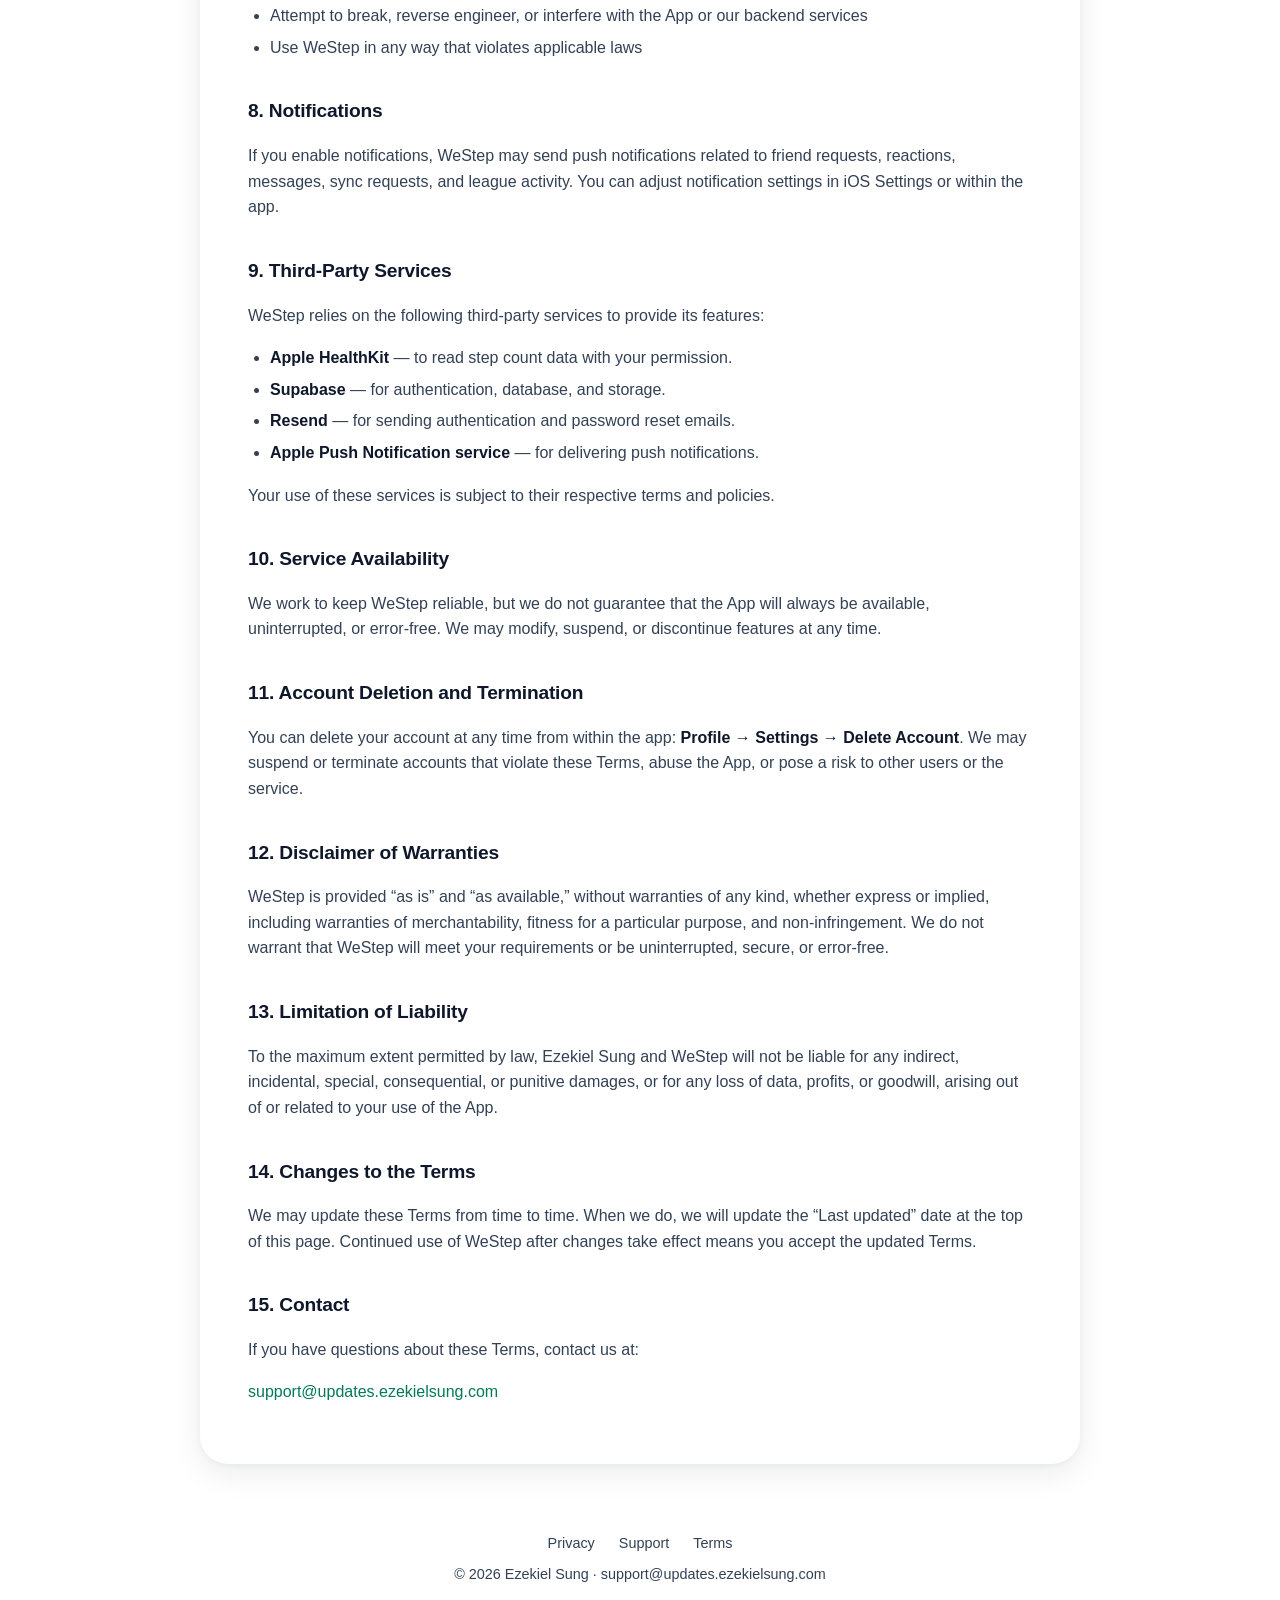
<file: westep/terms/index.html>
<!DOCTYPE html>
<html lang="en">
<head>
  <meta charset="UTF-8" />
  <meta name="viewport" content="width=device-width, initial-scale=1" />
  <title>Terms of Service — WeStep</title>
  <meta name="description" content="Terms of Service for WeStep, a social step-tracking iOS app." />
  <meta name="theme-color" content="#93C5FD" />
  <link rel="stylesheet" href="../styles.css" />
</head>
<body>
  <header class="site-header">
    <div class="wrap">
      <a class="brand" href="../" aria-label="WeStep home">
        <span class="brand-mark" aria-hidden="true">
          <svg width="18" height="18" viewBox="0 0 24 24" fill="none" xmlns="http://www.w3.org/2000/svg">
            <ellipse cx="12" cy="8" rx="5" ry="6" fill="#10B981"/>
            <ellipse cx="12" cy="18.5" rx="4" ry="4.5" fill="#10B981"/>
          </svg>
        </span>
        WeStep
      </a>
      <nav class="nav" aria-label="Primary">
        <a href="../">Home</a>
        <a href="../privacy/">Privacy</a>
        <a href="../support/">Support</a>
        <a href="../terms/">Terms</a>
      </nav>
    </div>
  </header>

  <main class="page">
    <h1>Terms of Service</h1>
    <p class="meta">Last updated: May 26, 2026</p>

    <h2>1. Acceptance of Terms</h2>
    <p>These Terms of Service (“Terms”) govern your use of the WeStep mobile application (the “App”) provided by Ezekiel Sung (“we,” “our,” or “us”). By downloading, installing, or using WeStep, you agree to these Terms. If you do not agree, please do not use WeStep.</p>

    <h2>2. About WeStep</h2>
    <p>WeStep is a social step-tracking app for general fitness motivation. It lets you track daily steps from Apple HealthKit, connect with friends, join leagues, view leaderboards, send messages and reactions, and stay motivated together.</p>

    <h2>3. Eligibility</h2>
    <p>You must be at least 13 years old to use WeStep, and old enough to consent to these Terms and to the use of HealthKit data under the laws of your country. By using WeStep, you confirm you meet these requirements.</p>

    <h2>4. Accounts</h2>
    <p>To use most WeStep features you need an account. You are responsible for the activity on your account, for keeping your login credentials secure, and for the accuracy of the information you provide. Please notify us if you suspect unauthorized use of your account.</p>

    <h2>5. Health and Fitness Disclaimer</h2>
    <div class="callout">
      <p><strong>WeStep is intended for general fitness motivation and social step tracking. WeStep is not medical advice and is not a substitute for professional medical care.</strong></p>
    </div>
    <p>You should consult a qualified medical professional before beginning, changing, or stopping any fitness routine, especially if you have any health condition or concerns. You use WeStep at your own discretion and at your own risk.</p>

    <h2>6. User Content and Social Features</h2>
    <p>WeStep includes social features. The content and interactions you provide may include your display name, avatar, messages, reactions, league activity, and leaderboard activity. You are responsible for the content you submit and for your interactions with other users.</p>
    <p>By submitting content, you grant us a limited license to host, store, and display that content as needed to operate WeStep’s features (for example, displaying your avatar and step activity to your friends and league members).</p>

    <h2>7. Acceptable Use</h2>
    <p>You agree not to:</p>
    <ul>
      <li>Harass, threaten, bully, or abuse other users</li>
      <li>Spam or send unwanted messages</li>
      <li>Impersonate another person</li>
      <li>Upload illegal, infringing, hateful, or harmful content</li>
      <li>Attempt to falsify or manipulate step data, leaderboards, or league standings</li>
      <li>Attempt to break, reverse engineer, or interfere with the App or our backend services</li>
      <li>Use WeStep in any way that violates applicable laws</li>
    </ul>

    <h2>8. Notifications</h2>
    <p>If you enable notifications, WeStep may send push notifications related to friend requests, reactions, messages, sync requests, and league activity. You can adjust notification settings in iOS Settings or within the app.</p>

    <h2>9. Third-Party Services</h2>
    <p>WeStep relies on the following third-party services to provide its features:</p>
    <ul>
      <li><strong>Apple HealthKit</strong> — to read step count data with your permission.</li>
      <li><strong>Supabase</strong> — for authentication, database, and storage.</li>
      <li><strong>Resend</strong> — for sending authentication and password reset emails.</li>
      <li><strong>Apple Push Notification service</strong> — for delivering push notifications.</li>
    </ul>
    <p>Your use of these services is subject to their respective terms and policies.</p>

    <h2>10. Service Availability</h2>
    <p>We work to keep WeStep reliable, but we do not guarantee that the App will always be available, uninterrupted, or error-free. We may modify, suspend, or discontinue features at any time.</p>

    <h2>11. Account Deletion and Termination</h2>
    <p>You can delete your account at any time from within the app: <strong>Profile → Settings → Delete Account</strong>. We may suspend or terminate accounts that violate these Terms, abuse the App, or pose a risk to other users or the service.</p>

    <h2>12. Disclaimer of Warranties</h2>
    <p>WeStep is provided “as is” and “as available,” without warranties of any kind, whether express or implied, including warranties of merchantability, fitness for a particular purpose, and non-infringement. We do not warrant that WeStep will meet your requirements or be uninterrupted, secure, or error-free.</p>

    <h2>13. Limitation of Liability</h2>
    <p>To the maximum extent permitted by law, Ezekiel Sung and WeStep will not be liable for any indirect, incidental, special, consequential, or punitive damages, or for any loss of data, profits, or goodwill, arising out of or related to your use of the App.</p>

    <h2>14. Changes to the Terms</h2>
    <p>We may update these Terms from time to time. When we do, we will update the “Last updated” date at the top of this page. Continued use of WeStep after changes take effect means you accept the updated Terms.</p>

    <h2>15. Contact</h2>
    <p>If you have questions about these Terms, contact us at:</p>
    <p><a href="mailto:support@updates.ezekielsung.com">support@updates.ezekielsung.com</a></p>
  </main>

  <footer class="site-footer">
    <div class="footer-links">
      <a href="../privacy/">Privacy</a>
      <a href="../support/">Support</a>
      <a href="../terms/">Terms</a>
    </div>
    <div>&copy; 2026 Ezekiel Sung &middot; <a href="mailto:support@updates.ezekielsung.com">support@updates.ezekielsung.com</a></div>
  </footer>
</body>
</html>
</file>
<file: westep/styles.css>
:root {
  --grad-start: #93C5FD;
  --grad-end: #6EE7B7;
  --ink: #0F172A;
  --ink-soft: #334155;
  --muted: #64748B;
  --surface: #FFFFFF;
  --surface-2: #F8FAFC;
  --border: rgba(15, 23, 42, 0.08);
  --accent: #10B981;
  --accent-ink: #047857;
  --shadow-sm: 0 1px 2px rgba(15, 23, 42, 0.06), 0 1px 1px rgba(15, 23, 42, 0.04);
  --shadow-md: 0 10px 30px rgba(15, 23, 42, 0.08), 0 2px 6px rgba(15, 23, 42, 0.04);
  --shadow-lg: 0 30px 60px rgba(15, 23, 42, 0.12), 0 8px 20px rgba(15, 23, 42, 0.06);
  --radius-sm: 12px;
  --radius: 18px;
  --radius-lg: 28px;
}

* { box-sizing: border-box; }

html { -webkit-text-size-adjust: 100%; }

body {
  margin: 0;
  min-height: 100vh;
  font-family: -apple-system, BlinkMacSystemFont, "SF Pro Text", "Segoe UI", Roboto, "Helvetica Neue", Arial, sans-serif;
  color: var(--ink);
  line-height: 1.6;
  font-size: 17px;
  background: linear-gradient(135deg, var(--grad-start) 0%, var(--grad-end) 100%);
  background-attachment: fixed;
  -webkit-font-smoothing: antialiased;
  -moz-osx-font-smoothing: grayscale;
}

a {
  color: var(--accent-ink);
  text-decoration: none;
  transition: color 0.15s ease;
}

a:hover, a:focus { color: var(--ink); text-decoration: underline; }

/* ---------- Header ---------- */
.site-header {
  position: sticky;
  top: 0;
  z-index: 20;
  backdrop-filter: saturate(160%) blur(14px);
  -webkit-backdrop-filter: saturate(160%) blur(14px);
  background: rgba(255, 255, 255, 0.55);
  border-bottom: 1px solid rgba(255, 255, 255, 0.4);
}

.site-header .wrap {
  max-width: 960px;
  margin: 0 auto;
  padding: 14px 22px;
  display: flex;
  flex-wrap: wrap;
  align-items: center;
  justify-content: space-between;
  gap: 12px;
}

.brand {
  display: inline-flex;
  align-items: center;
  gap: 10px;
  font-weight: 700;
  font-size: 1.05rem;
  letter-spacing: -0.01em;
  color: var(--ink);
}

.brand-mark {
  width: 28px;
  height: 28px;
  border-radius: 9px;
  background: #fff;
  display: inline-flex;
  align-items: center;
  justify-content: center;
  box-shadow: var(--shadow-sm);
}

.brand-mark svg { display: block; }

.nav {
  display: flex;
  flex-wrap: wrap;
  gap: 4px;
}

.nav a {
  font-size: 0.93rem;
  color: var(--ink-soft);
  padding: 8px 12px;
  border-radius: 999px;
  font-weight: 500;
  transition: background 0.15s ease, color 0.15s ease;
}

.nav a:hover, .nav a:focus {
  background: rgba(255, 255, 255, 0.6);
  color: var(--ink);
  text-decoration: none;
}

/* ---------- Main ---------- */
main {
  max-width: 880px;
  margin: 0 auto;
  padding: 56px 22px 64px;
}

/* ---------- Hero (landing) ---------- */
.hero {
  text-align: center;
  padding: 24px 0 40px;
}

.hero-logo {
  width: 112px;
  height: 112px;
  margin: 0 auto 28px;
  border-radius: 32px;
  background: #fff;
  display: flex;
  align-items: center;
  justify-content: center;
  box-shadow:
    0 24px 50px rgba(15, 23, 42, 0.18),
    0 8px 16px rgba(15, 23, 42, 0.10);
}

.hero-logo svg { display: block; }

.hero h1 {
  font-size: clamp(2.4rem, 6vw, 3.4rem);
  margin: 0 0 10px;
  color: var(--ink);
  letter-spacing: -0.025em;
  font-weight: 700;
  line-height: 1.05;
}

.tagline {
  font-size: clamp(1.1rem, 2.4vw, 1.3rem);
  color: var(--ink-soft);
  margin: 0 auto 22px;
  font-weight: 500;
  max-width: 30ch;
}

.lede {
  font-size: 1.05rem;
  color: var(--ink-soft);
  margin: 0 auto 32px;
  max-width: 56ch;
}

/* ---------- Buttons ---------- */
.btn-row {
  display: flex;
  flex-wrap: wrap;
  gap: 10px;
  justify-content: center;
  margin: 0 0 12px;
}

.btn {
  display: inline-flex;
  align-items: center;
  justify-content: center;
  padding: 13px 26px;
  border-radius: 999px;
  font-weight: 600;
  font-size: 0.98rem;
  letter-spacing: -0.005em;
  border: none;
  cursor: pointer;
  transition: transform 0.15s ease, box-shadow 0.15s ease, background 0.15s ease;
}

.btn-primary {
  background: var(--ink);
  color: #fff;
  box-shadow: var(--shadow-md);
}
.btn-primary:hover, .btn-primary:focus {
  background: #0B1220;
  color: #fff;
  text-decoration: none;
  transform: translateY(-1px);
  box-shadow: var(--shadow-lg);
}

.btn-secondary {
  background: rgba(255, 255, 255, 0.85);
  color: var(--ink);
  box-shadow: var(--shadow-sm);
}
.btn-secondary:hover, .btn-secondary:focus {
  background: #fff;
  color: var(--ink);
  text-decoration: none;
  transform: translateY(-1px);
  box-shadow: var(--shadow-md);
}

/* ---------- Feature grid ---------- */
.feature-grid {
  display: grid;
  grid-template-columns: repeat(auto-fit, minmax(220px, 1fr));
  gap: 14px;
  margin: 48px 0 0;
}

.feature {
  background: rgba(255, 255, 255, 0.92);
  border: 1px solid var(--border);
  border-radius: var(--radius);
  padding: 22px 20px;
  box-shadow: var(--shadow-sm);
  transition: transform 0.2s ease, box-shadow 0.2s ease;
}

.feature:hover {
  transform: translateY(-2px);
  box-shadow: var(--shadow-md);
}

.feature-icon {
  width: 38px;
  height: 38px;
  border-radius: 12px;
  background: linear-gradient(135deg, var(--grad-start), var(--grad-end));
  display: inline-flex;
  align-items: center;
  justify-content: center;
  margin-bottom: 14px;
  color: #fff;
  font-weight: 700;
  font-size: 1rem;
}

.feature h3 {
  margin: 0 0 4px;
  font-size: 1.02rem;
  color: var(--ink);
  font-weight: 600;
  letter-spacing: -0.01em;
}

.feature p {
  margin: 0;
  font-size: 0.95rem;
  color: var(--muted);
  line-height: 1.5;
}

/* ---------- Content pages ---------- */
.page {
  background: #fff;
  border-radius: var(--radius-lg);
  padding: 44px clamp(22px, 5vw, 48px);
  box-shadow: var(--shadow-md);
}

.page h1 {
  font-size: clamp(1.9rem, 4vw, 2.4rem);
  margin: 0 0 6px;
  color: var(--ink);
  letter-spacing: -0.02em;
  font-weight: 700;
  line-height: 1.15;
}

.page .meta {
  color: var(--muted);
  font-size: 0.92rem;
  margin: 0 0 32px;
}

.page h2 {
  font-size: 1.2rem;
  margin: 36px 0 10px;
  color: var(--ink);
  font-weight: 600;
  letter-spacing: -0.01em;
}

.page h3 {
  font-size: 1.02rem;
  margin: 22px 0 6px;
  color: var(--ink);
  font-weight: 600;
}

.page p, .page li {
  font-size: 1rem;
  color: var(--ink-soft);
}

.page strong { color: var(--ink); }

.page ul, .page ol { padding-left: 22px; }

.page li { margin-bottom: 6px; }

.page a { color: var(--accent-ink); font-weight: 500; }

.callout {
  background: linear-gradient(135deg, rgba(147, 197, 253, 0.16), rgba(110, 231, 183, 0.16));
  border: 1px solid rgba(15, 23, 42, 0.06);
  border-radius: var(--radius);
  padding: 16px 20px;
  margin: 20px 0;
}

.callout p { margin: 0; color: var(--ink); }

/* ---------- Footer ---------- */
.site-footer {
  margin-top: 40px;
  padding: 28px 22px 36px;
  text-align: center;
  color: var(--ink-soft);
  font-size: 0.9rem;
}

.site-footer a { color: var(--ink-soft); font-weight: 500; }
.site-footer a:hover { color: var(--ink); }

.site-footer .footer-links { margin-bottom: 8px; }
.site-footer .footer-links a { margin: 0 10px; }

/* ---------- App Store button ---------- */
.btn-appstore {
  display: inline-flex;
  align-items: center;
  gap: 10px;
  padding: 12px 22px;
  background: #0F172A;
  color: #fff;
  border-radius: 14px;
  font-weight: 600;
  letter-spacing: -0.005em;
  box-shadow: var(--shadow-md);
  transition: transform 0.15s ease, box-shadow 0.15s ease, background 0.15s ease;
}
.btn-appstore:hover, .btn-appstore:focus {
  background: #000;
  color: #fff;
  text-decoration: none;
  transform: translateY(-1px);
  box-shadow: var(--shadow-lg);
}
.btn-appstore .ap-logo { display: block; }
.btn-appstore .ap-text { display: flex; flex-direction: column; line-height: 1.05; text-align: left; }
.btn-appstore .ap-text small { font-size: 0.7rem; opacity: 0.85; font-weight: 500; }
.btn-appstore .ap-text strong { font-size: 1.05rem; font-weight: 600; }

/* ---------- Section heading ---------- */
.section {
  margin-top: 72px;
}
.section-head {
  text-align: center;
  margin: 0 auto 28px;
  max-width: 56ch;
}
.section-head .eyebrow {
  display: inline-block;
  font-size: 0.78rem;
  font-weight: 600;
  letter-spacing: 0.08em;
  text-transform: uppercase;
  color: var(--accent-ink);
  background: rgba(255, 255, 255, 0.7);
  padding: 5px 12px;
  border-radius: 999px;
  margin-bottom: 14px;
}
.section-head h2 {
  font-size: clamp(1.6rem, 3.5vw, 2.1rem);
  margin: 0 0 8px;
  color: var(--ink);
  font-weight: 700;
  letter-spacing: -0.02em;
  line-height: 1.15;
}
.section-head p {
  margin: 0;
  color: var(--ink-soft);
  font-size: 1rem;
}

/* ---------- Use case chips ---------- */
.chips {
  display: flex;
  flex-wrap: wrap;
  gap: 8px;
  justify-content: center;
  max-width: 640px;
  margin: 0 auto;
}
.chip {
  background: rgba(255, 255, 255, 0.85);
  border: 1px solid var(--border);
  color: var(--ink-soft);
  padding: 9px 16px;
  border-radius: 999px;
  font-size: 0.92rem;
  font-weight: 500;
  box-shadow: var(--shadow-sm);
}

/* ---------- Two-col list ---------- */
.two-col {
  display: grid;
  grid-template-columns: repeat(auto-fit, minmax(260px, 1fr));
  gap: 14px;
}
.col {
  background: rgba(255, 255, 255, 0.94);
  border: 1px solid var(--border);
  border-radius: var(--radius);
  padding: 24px;
  box-shadow: var(--shadow-sm);
}
.col h3 {
  margin: 0 0 12px;
  font-size: 1.05rem;
  color: var(--ink);
  font-weight: 600;
}
.col ul { margin: 0; padding-left: 18px; }
.col li { color: var(--ink-soft); font-size: 0.96rem; margin-bottom: 4px; }

/* ---------- Privacy callout ---------- */
.privacy-callout {
  background: rgba(255, 255, 255, 0.94);
  border: 1px solid var(--border);
  border-radius: var(--radius-lg);
  padding: 32px clamp(22px, 4vw, 40px);
  box-shadow: var(--shadow-sm);
  text-align: center;
}
.privacy-callout h2 {
  margin: 0 0 10px;
  font-size: 1.4rem;
  color: var(--ink);
  font-weight: 700;
  letter-spacing: -0.015em;
}
.privacy-callout p {
  margin: 0 auto 16px;
  color: var(--ink-soft);
  max-width: 60ch;
}
.privacy-callout p:last-child { margin-bottom: 0; }

/* ---------- FAQ ---------- */
.faq {
  display: grid;
  gap: 10px;
}
.faq details {
  background: rgba(255, 255, 255, 0.94);
  border: 1px solid var(--border);
  border-radius: var(--radius);
  padding: 4px 22px;
  box-shadow: var(--shadow-sm);
  transition: box-shadow 0.15s ease;
}
.faq details[open] { box-shadow: var(--shadow-md); }
.faq summary {
  list-style: none;
  cursor: pointer;
  padding: 18px 0;
  font-weight: 600;
  color: var(--ink);
  font-size: 1rem;
  display: flex;
  align-items: center;
  justify-content: space-between;
  gap: 12px;
}
.faq summary::-webkit-details-marker { display: none; }
.faq summary::after {
  content: "+";
  font-weight: 400;
  font-size: 1.4rem;
  color: var(--muted);
  transition: transform 0.2s ease;
  line-height: 1;
}
.faq details[open] summary::after { content: "−"; }
.faq details p {
  margin: 0 0 18px;
  color: var(--ink-soft);
  font-size: 0.97rem;
  line-height: 1.55;
}

/* ---------- Mobile ---------- */
@media (max-width: 560px) {
  main { padding: 36px 18px 48px; }
  .page { padding: 32px 22px; border-radius: 22px; }
  .hero { padding: 12px 0 28px; }
  .hero-logo { width: 96px; height: 96px; border-radius: 28px; margin-bottom: 22px; }
  .site-header .wrap { padding: 12px 16px; }
  .nav a { padding: 6px 10px; font-size: 0.9rem; }
}
</file>
